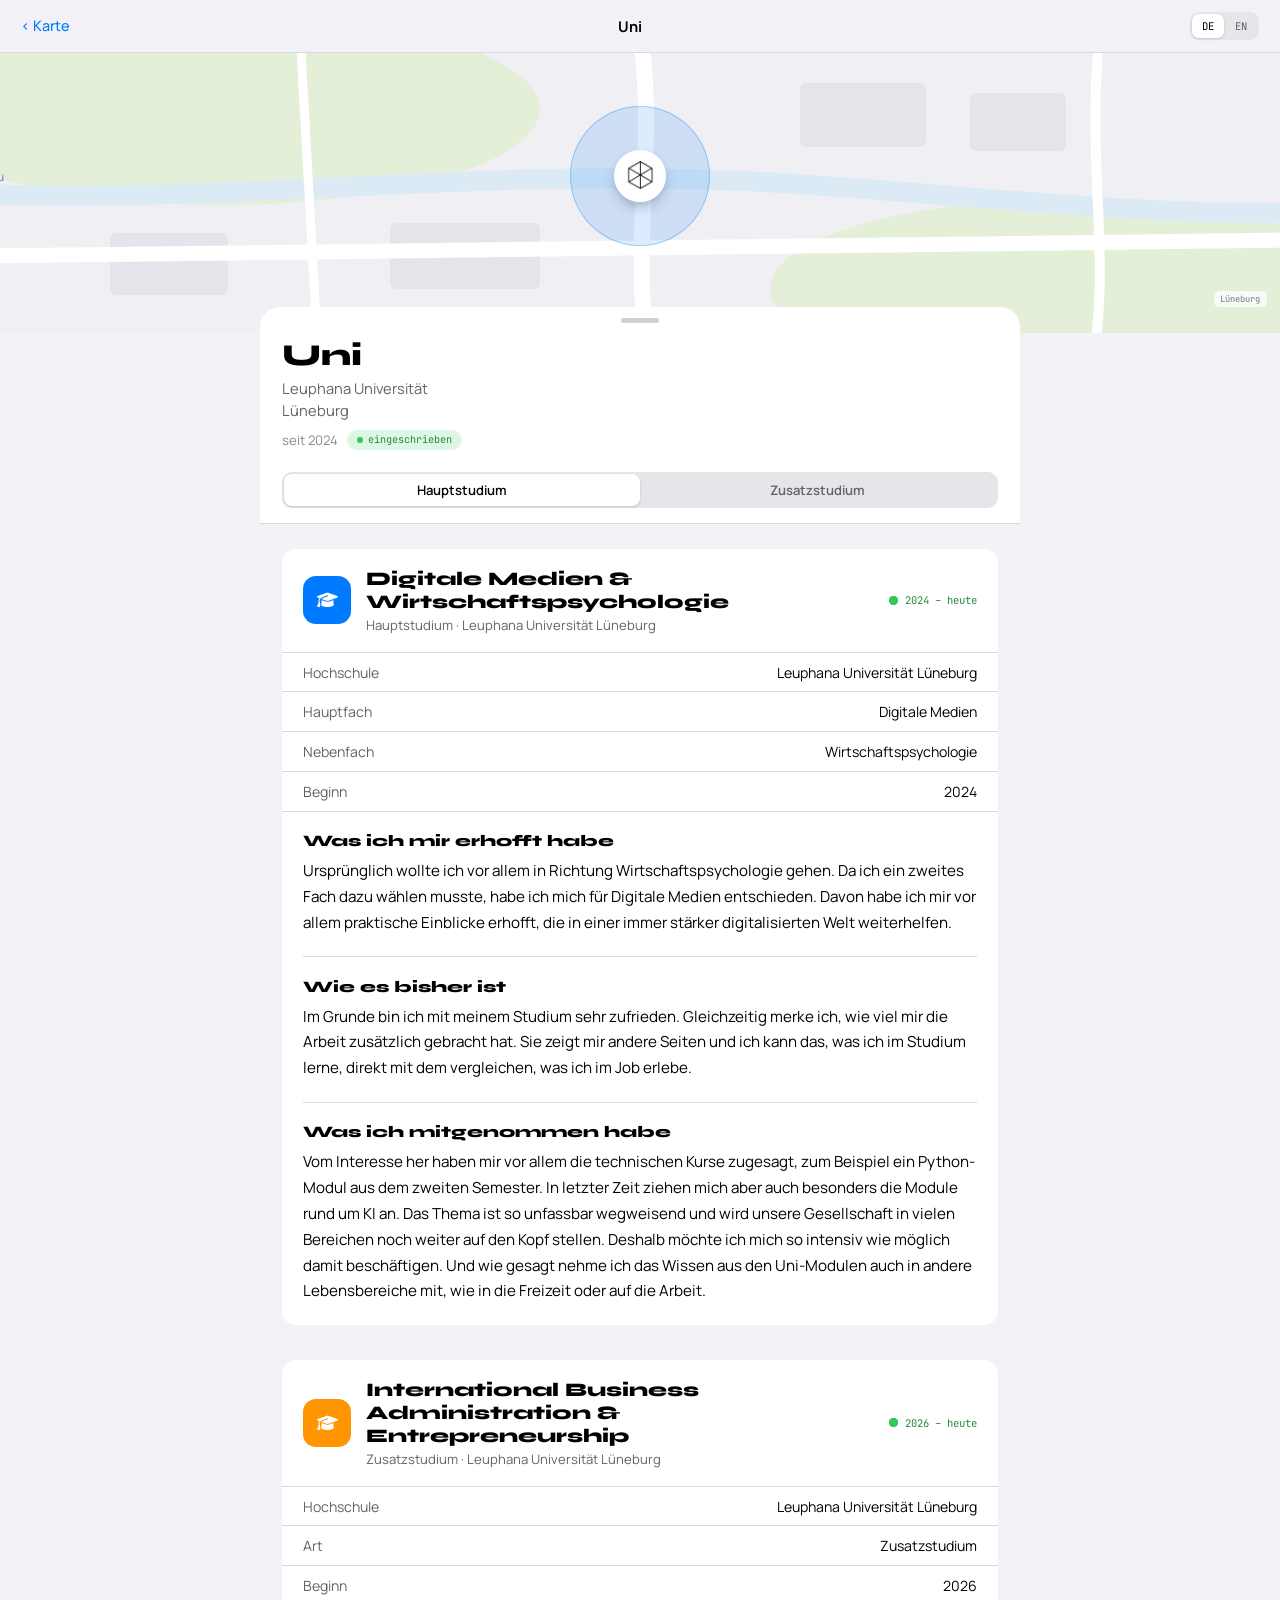
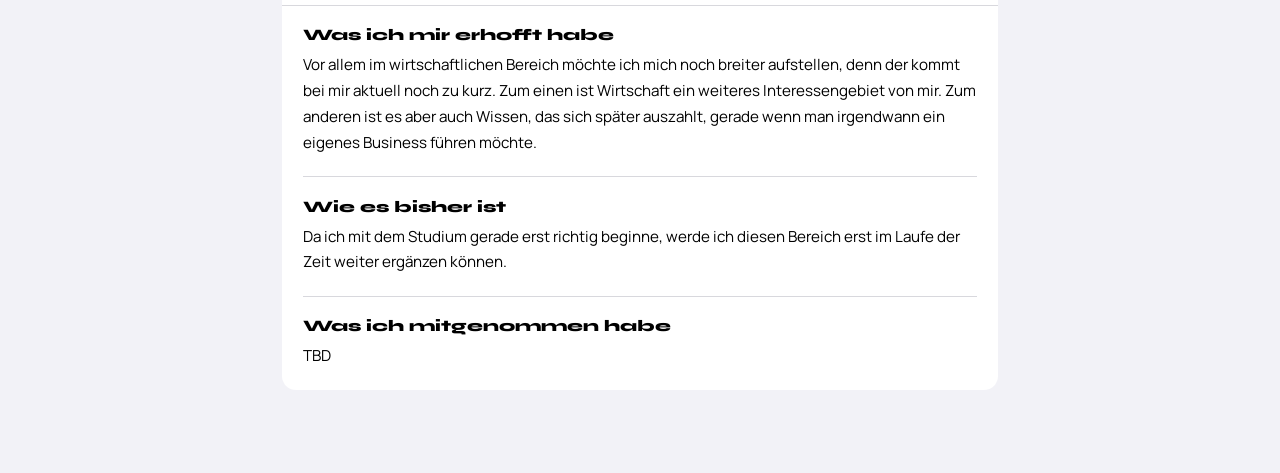
<file: university.html>
<!DOCTYPE html>
<html lang="de">
<head>
    <meta charset="UTF-8">
    <meta name="viewport" content="width=device-width, initial-scale=1.0">
    <title data-text="uni.pageTitle">Uni – Titus Richter</title>
    <meta name="description" content="Das Studium von Titus Richter an der Leuphana Universität Lüneburg.">

    <link rel="stylesheet" href="https://fonts.googleapis.com/css2?family=Syne:wght@800&family=Manrope:wght@400;500;600;700&family=JetBrains+Mono:wght@400;500;700&display=swap">
    <link rel="stylesheet" href="https://cdnjs.cloudflare.com/ajax/libs/font-awesome/6.5.0/css/all.min.css">
    <link rel="stylesheet" href="styles.css">
</head>
<body>

    <header class="navbar">
        <a class="back-link" href="index.html" data-text="nav.backToMap">‹ Karte</a>
        <span class="navbar-title" data-text="uni.title">Uni</span>
        <div class="segment">
            <button class="lang-button active" type="button" data-lang="de">DE</button>
            <button class="lang-button" type="button" data-lang="en">EN</button>
        </div>
    </header>

    <div class="map-strip">
        <!-- map drawing again -->
        <svg viewBox="0 0 1440 280" preserveAspectRatio="xMidYMid slice">
            <rect width="1440" height="280" fill="#efeff4"/>
            <ellipse cx="300" cy="56" rx="320" ry="96" fill="#e4efd8"/>
            <ellipse cx="1150" cy="236" rx="300" ry="90" fill="#e4efd8"/>
            <path d="M-20,136 C280,160 540,110 860,130 C1080,144 1250,168 1460,158" stroke="#dceaf6" stroke-width="20" fill="none"/>
            <g fill="#e4e4ea">
                <rect x="470" y="170" width="150" height="66" rx="6"/>
                <rect x="880" y="30" width="126" height="64" rx="6"/>
                <rect x="1050" y="40" width="96" height="58" rx="6"/>
                <rect x="190" y="180" width="118" height="62" rx="6"/>
            </g>
            <g stroke="#ffffff" fill="none" stroke-linecap="round">
                <path d="M-20,204 L1460,186" stroke-width="15"/>
                <path d="M720,-20 C738,100 708,200 730,300" stroke-width="16"/>
                <path d="M1180,-20 C1166,100 1190,200 1174,300" stroke-width="10"/>
                <path d="M380,-20 L398,300" stroke-width="9"/>
            </g>
            <text x="40" y="128" font-family="Manrope" font-size="12" fill="#5b87ad">Ilmenau</text>
        </svg>
        <span class="map-source" data-text="uni.mapSource">Lüneburg</span>
        <div class="location">
            <span class="location-area"></span>
            <span class="location-pulse"></span>
            <span class="location-pulse delayed"></span>
            <span class="location-dot"><img src="images/places/leuphana.png" alt="Leuphana Universität Lüneburg"></span>
        </div>
    </div>

    <div class="sheet">
        <div class="grip"></div>
        <h1 data-text="uni.title">Uni</h1>
        <p class="address" data-text="uni.address">Leuphana Universität<br>Lüneburg</p>
        <div class="meta">
            <span data-text="uni.since">seit 2024</span>
            <span class="pill" data-text="uni.status">eingeschrieben</span>
        </div>
    </div>

    <!-- Anchor links -->
    <div class="tabs">
        <nav>
            <a class="tab active" href="#digitale-medien" data-text="uni.main">Hauptstudium</a>
            <a class="tab" href="#ibae" data-text="uni.additional">Zusatzstudium</a>
        </nav>
    </div>

    <main class="content">

        <!-- ===================== Main degree ===================== -->
        <section id="digitale-medien">
            <div class="card study">
                <div class="study-header">
                    <span class="study-icon bg-blue"><i class="fa-solid fa-graduation-cap"></i></span>
                    <div>
                        <h2 data-text="uni.mainName">Digitale Medien &amp; Wirtschaftspsychologie</h2>
                        <span class="study-type" data-text="uni.mainType">Hauptstudium · Leuphana Universität Lüneburg</span>
                    </div>
                    <!-- live-dot = the green dot with the pulse coming from the CSS (::after) -->
                    <span class="study-date"><span class="live-dot"></span><span data-text="about.since2024">2024 – heute</span></span>
                </div>

                <!-- For each row: label on the left, value on the right (view CSS)-->
                <div class="facts">
                    <div class="fact"><span data-text="uni.university">Hochschule</span><span>Leuphana Universität Lüneburg</span></div>
                    <div class="fact"><span data-text="uni.major">Hauptfach</span><span data-text="uni.majorName">Digitale Medien</span></div>
                    <div class="fact"><span data-text="uni.minor">Nebenfach</span><span data-text="uni.minorName">Wirtschaftspsychologie</span></div>
                    <div class="fact"><span data-text="uni.start">Beginn</span><span>2024</span></div>
                </div>

                <div class="text-card">
                    <div class="text-block">
                        <h3 data-text="uni.hopedTitle">Was ich mir erhofft habe</h3>
                        <p data-text="uni.mainHoped">Ursprünglich wollte ich vor allem in Richtung Wirtschaftspsychologie gehen. Da ich ein zweites Fach dazu wählen musste, habe ich mich für Digitale Medien entschieden. Davon habe ich mir vor allem praktische Einblicke erhofft, die in einer immer stärker digitalisierten Welt weiterhelfen.</p>
                    </div>
                    <div class="text-block">
                        <h3 data-text="uni.soFarTitle">Wie es bisher ist</h3>
                        <p data-text="uni.mainSoFar">Im Grunde bin ich mit meinem Studium sehr zufrieden. Gleichzeitig merke ich, wie viel mir die Arbeit zusätzlich gebracht hat. Sie zeigt mir andere Seiten und ich kann das, was ich im Studium lerne, direkt mit dem vergleichen, was ich im Job erlebe.</p>
                    </div>
                    <div class="text-block">
                        <h3 data-text="uni.learnedTitle">Was ich mitgenommen habe</h3>
                        <p data-text="uni.mainLearned">Vom Interesse her haben mir vor allem die technischen Kurse zugesagt, zum Beispiel ein Python-Modul aus dem zweiten Semester. In letzter Zeit ziehen mich aber auch besonders die Module rund um KI an. Das Thema ist so unfassbar wegweisend und wird unsere Gesellschaft in vielen Bereichen noch weiter auf den Kopf stellen. Deshalb möchte ich mich so intensiv wie möglich damit beschäftigen. Und wie gesagt nehme ich das Wissen aus den Uni-Modulen auch in andere Lebensbereiche mit, wie in die Freizeit oder auf die Arbeit.</p>
                    </div>
                </div>
            </div>
        </section>


        <!-- ===================== Additional degree ===================== -->
        <section id="ibae">
            <div class="card study">
                <div class="study-header">
                    <span class="study-icon bg-orange"><i class="fa-solid fa-graduation-cap"></i></span>
                    <div>
                        <h2>International Business Administration &amp; Entrepreneurship</h2>
                        <span class="study-type" data-text="uni.additionalType">Zusatzstudium · Leuphana Universität Lüneburg</span>
                    </div>
                    <span class="study-date"><span class="live-dot"></span><span data-text="about.since2026">2026 – heute</span></span>
                </div>

                <div class="facts">
                    <div class="fact"><span data-text="uni.university">Hochschule</span><span>Leuphana Universität Lüneburg</span></div>
                    <div class="fact"><span data-text="uni.type">Art</span><span data-text="uni.additional">Zusatzstudium</span></div>
                    <div class="fact"><span data-text="uni.start">Beginn</span><span>2026</span></div>
                </div>

                <div class="text-card">
                    <div class="text-block">
                        <h3 data-text="uni.hopedTitle">Was ich mir erhofft habe</h3>
                        <p data-text="uni.additionalHoped">Vor allem im wirtschaftlichen Bereich möchte ich mich noch breiter aufstellen, denn der kommt bei mir aktuell noch zu kurz. Zum einen ist Wirtschaft ein weiteres Interessengebiet von mir. Zum anderen ist es aber auch Wissen, das sich später auszahlt, gerade wenn man irgendwann ein eigenes Business führen möchte.</p>
                    </div>
                    <div class="text-block">
                        <h3 data-text="uni.soFarTitle">Wie es bisher ist</h3>
                        <p data-text="uni.additionalSoFar">Da ich mit dem Studium gerade erst richtig beginne, werde ich diesen Bereich erst im Laufe der Zeit weiter ergänzen können.</p>
                    </div>
                    <div class="text-block">
                        <h3 data-text="uni.learnedTitle">Was ich mitgenommen habe</h3>
                        <p data-text="uni.additionalLearned">TBD</p>
                    </div>
                </div>
            </div>
        </section>

    </main>

    <script src="script.js"></script>
</body>
</html>
</file>
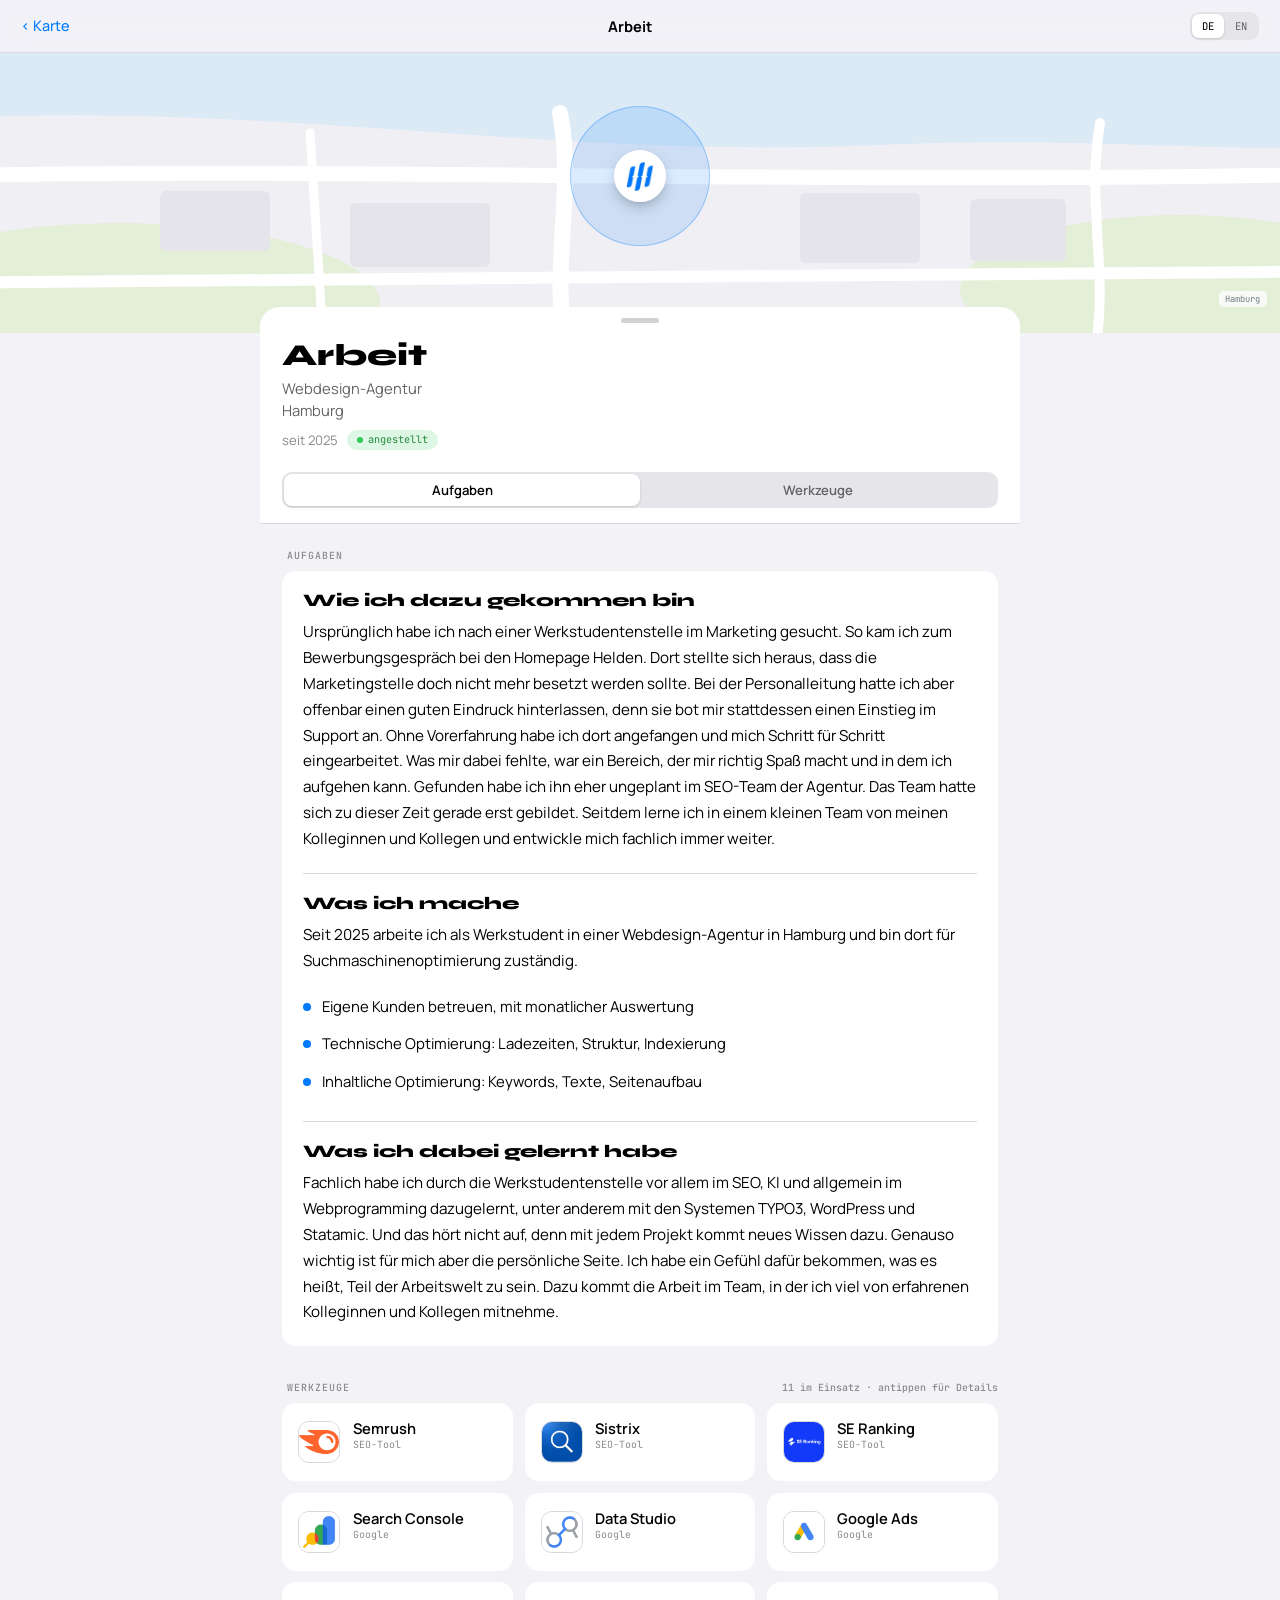
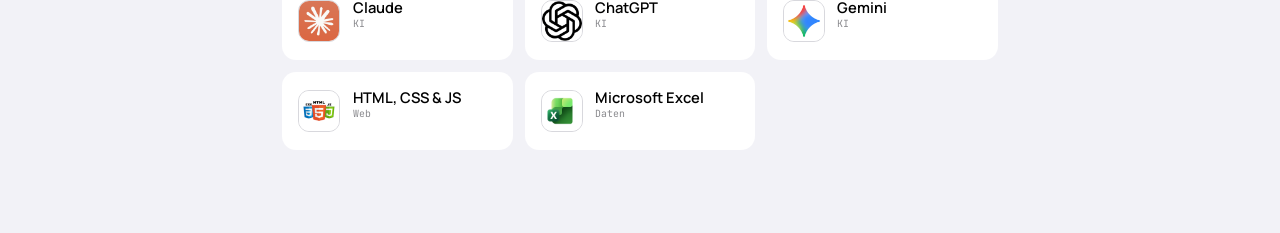
<file: working-student.html>
<!DOCTYPE html>
<html lang="de">
<head>
    <meta charset="UTF-8">
    <meta name="viewport" content="width=device-width, initial-scale=1.0">
    <title data-text="work.pageTitle">Arbeit – Titus Richter</title>
    <meta name="description" content="Titus Richter als Werkstudent für SEO in einer Webdesign-Agentur in Hamburg.">

    <link rel="stylesheet" href="https://fonts.googleapis.com/css2?family=Syne:wght@800&family=Manrope:wght@400;500;600;700&family=JetBrains+Mono:wght@400;500;700&display=swap">
    <link rel="stylesheet" href="https://cdnjs.cloudflare.com/ajax/libs/font-awesome/6.5.0/css/all.min.css">
    <link rel="stylesheet" href="styles.css">
</head>
<body>

    <header class="navbar">
        <a class="back-link" href="index.html" data-text="nav.backToMap">‹ Karte</a>
        <span class="navbar-title" data-text="work.title">Arbeit</span>
        <div class="segment">
            <button class="lang-button active" type="button" data-lang="de">DE</button>
            <button class="lang-button" type="button" data-lang="en">EN</button>
        </div>
    </header>

    <div class="map-strip">
        <!-- drawn map also here again -->
        <svg viewBox="0 0 1440 280" preserveAspectRatio="xMidYMid slice">
            <rect width="1440" height="280" fill="#efeff4"/>
            <path d="M-20,70 C300,40 620,108 960,92 C1180,82 1320,104 1460,90 L1460,-20 L-20,-20 Z" fill="#dceaf6"/>
            <ellipse cx="200" cy="250" rx="260" ry="80" fill="#e4efd8"/>
            <ellipse cx="1260" cy="236" rx="220" ry="74" fill="#e4efd8"/>
            <g fill="#e4e4ea">
                <rect x="430" y="150" width="140" height="64" rx="6"/>
                <rect x="880" y="140" width="120" height="70" rx="6"/>
                <rect x="1050" y="146" width="96" height="62" rx="6"/>
                <rect x="240" y="138" width="110" height="60" rx="6"/>
            </g>
            <g stroke="#ffffff" fill="none" stroke-linecap="round">
                <path d="M-20,124 C400,112 900,134 1460,120" stroke-width="15"/>
                <path d="M-20,230 L1460,218" stroke-width="12"/>
                <path d="M640,60 C656,140 628,220 648,300" stroke-width="16"/>
                <path d="M1180,70 C1166,150 1190,230 1174,300" stroke-width="10"/>
                <path d="M390,80 L404,300" stroke-width="9"/>
            </g>
            <text x="40" y="44" font-family="Manrope" font-size="12" fill="#5b87ad">Elbe</text>
        </svg>
        <span class="map-source" data-text="work.mapSource">Hamburg</span>
        <div class="location">
            <span class="location-area"></span>
            <span class="location-pulse"></span>
            <span class="location-pulse delayed"></span>
            <span class="location-dot"><img src="images/places/homepage-helden.png" alt="Homepage Helden"></span>
        </div>
    </div>

    <div class="sheet">
        <div class="grip"></div>
        <h1 data-text="work.title">Arbeit</h1>
        <p class="address" data-text="work.address">Webdesign-Agentur<br>Hamburg</p>
        <div class="meta">
            <span data-text="work.since">seit 2025</span>
            <span class="pill" data-text="work.status">angestellt</span>
        </div>
    </div>

    <!-- Anchor links -->
    <div class="tabs">
        <nav>
            <a class="tab active" href="#aufgaben" data-text="work.tasks">Aufgaben</a>
            <a class="tab" href="#werkzeuge" data-text="work.tools">Werkzeuge</a>
        </nav>
    </div>

    <main class="content">

        <!-- ===================== Tasks ===================== -->
        <section id="aufgaben">
            <h2 class="group-title"><span data-text="work.tasks">Aufgaben</span></h2>

            <div class="card text-card">
                <div class="text-block">
                    <h2 data-text="work.howTitle">Wie ich dazu gekommen bin</h2>
                    <p data-text="work.howText">Ursprünglich habe ich nach einer Werkstudentenstelle im Marketing gesucht. So kam ich zum Bewerbungsgespräch bei den Homepage Helden. Dort stellte sich heraus, dass die Marketingstelle doch nicht mehr besetzt werden sollte. Bei der Personalleitung hatte ich aber offenbar einen guten Eindruck hinterlassen, denn sie bot mir stattdessen einen Einstieg im Support an. Ohne Vorerfahrung habe ich dort angefangen und mich Schritt für Schritt eingearbeitet. Was mir dabei fehlte, war ein Bereich, der mir richtig Spaß macht und in dem ich aufgehen kann. Gefunden habe ich ihn eher ungeplant im SEO-Team der Agentur. Das Team hatte sich zu dieser Zeit gerade erst gebildet. Seitdem lerne ich in einem kleinen Team von meinen Kolleginnen und Kollegen und entwickle mich fachlich immer weiter.</p>
                </div>

                <div class="text-block">
                    <h2 data-text="work.whatTitle">Was ich mache</h2>
                    <!-- &shy; = soft hyphen: the long word may be hyphenated here if there isn't enough space -->
                    <p data-text="work.whatText">Seit 2025 arbeite ich als Werkstudent in einer Webdesign-Agentur in Hamburg und bin dort für Suchmaschinen&shy;optimierung zuständig.</p>
                    <ul class="task-list">
                        <li data-text="work.task1">Eigene Kunden betreuen, mit monatlicher Auswertung</li>
                        <li data-text="work.task2">Technische Optimierung: Ladezeiten, Struktur, Indexierung</li>
                        <li data-text="work.task3">Inhaltliche Optimierung: Keywords, Texte, Seitenaufbau</li>
                    </ul>
                </div>

                <div class="text-block">
                    <h2 data-text="work.learnedTitle">Was ich dabei gelernt habe</h2>
                    <p data-text="work.learnedText">Fachlich habe ich durch die Werkstudentenstelle vor allem im SEO, KI und allgemein im Webprogramming dazugelernt, unter anderem mit den Systemen TYPO3, WordPress und Statamic. Und das hört nicht auf, denn mit jedem Projekt kommt neues Wissen dazu. Genauso wichtig ist für mich aber die persönliche Seite. Ich habe ein Gefühl dafür bekommen, was es heißt, Teil der Arbeitswelt zu sein. Dazu kommt die Arbeit im Team, in der ich viel von erfahrenen Kolleginnen und Kollegen mitnehme.</p>
                </div>
            </div>
        </section>


        <!-- ===================== Tools ===================== -->
        <section id="werkzeuge">
            <h2 class="group-title">
                <span data-text="work.tools">Werkzeuge</span>
                <span data-text="work.toolsHint">11 im Einsatz · antippen für Details</span>
            </h2>

            <!-- Clicking a tool copies its name, category and hidden text into the popup -->
            <div class="tool-grid" id="tool-grid">

                <button class="tool" type="button">
                    <span class="glyph logo"><img src="images/tools/semrush.png" alt="Semrush"></span>
                    <span class="tool-body">
                        <span class="tool-name">Semrush</span>
                        <span class="tool-category" data-text="tools.seo">SEO-Tool</span>
                        <span class="tool-hint" data-text="tools.hint">Mehr erfahren ›</span>
                    </span>
                    <span class="tool-text" data-text="tools.semrush">Eines von zwei Tools für das Abfagen von SEO relevanten Daten wie Suchvolumen und Rankings. | Drittanbieter</span>
                </button>

                <!-- same structure -->
                <button class="tool" type="button">
                    <span class="glyph logo"><img src="images/tools/sistrix.png" alt="Sistrix"></span>
                    <span class="tool-body">
                        <span class="tool-name">Sistrix</span>
                        <span class="tool-category" data-text="tools.seo">SEO-Tool</span>
                        <span class="tool-hint" data-text="tools.hint">Mehr erfahren ›</span>
                    </span>
                    <span class="tool-text" data-text="tools.sistrix">Übersicht der wichtigsten SEO-Metriken für eine ausgewählte Website. | Drittanbieter</span>
                </button>

                <button class="tool" type="button">
                    <span class="glyph logo"><img src="images/tools/se-ranking.png" alt="SE Ranking"></span>
                    <span class="tool-body">
                        <span class="tool-name">SE Ranking</span>
                        <span class="tool-category" data-text="tools.seo">SEO-Tool</span>
                        <span class="tool-hint" data-text="tools.hint">Mehr erfahren ›</span>
                    </span>
                    <span class="tool-text" data-text="tools.seranking">Das zweite Tool für das Abfagen von SEO relevanten Daten wie Suchvolumen und Rankings. | Drittanbieter</span>
                </button>

                <!-- The “Google” category is once again without “data-text” because it is the same in both languages -->
                <button class="tool" type="button">
                    <span class="glyph logo"><img src="images/tools/search-console.png" alt="Google Search Console"></span>
                    <span class="tool-body">
                        <span class="tool-name">Search Console</span>
                        <span class="tool-category">Google</span>
                        <span class="tool-hint" data-text="tools.hint">Mehr erfahren ›</span>
                    </span>
                    <span class="tool-text" data-text="tools.searchconsole">Übersicht der wichtigsten SEO-Metriken für eine ausgewählte Website. | Direkt von Google selbst</span>
                </button>

                <button class="tool" type="button">
                    <span class="glyph logo"><img src="images/tools/data-studio.png" alt="Google Data Studio"></span>
                    <span class="tool-body">
                        <span class="tool-name">Data Studio</span>
                        <span class="tool-category">Google</span>
                        <span class="tool-hint" data-text="tools.hint">Mehr erfahren ›</span>
                    </span>
                    <span class="tool-text" data-text="tools.datastudio">Zum Erstellen von Monatsübersichten (To Do's oder Keyword Ranking Verläufe über API Schnittstelle, etc.)</span>
                </button>

                <button class="tool" type="button">
                    <span class="glyph logo"><img src="images/tools/google-ads.jpg" alt="Google Ads"></span>
                    <span class="tool-body">
                        <span class="tool-name">Google Ads</span>
                        <span class="tool-category">Google</span>
                        <span class="tool-hint" data-text="tools.hint">Mehr erfahren ›</span>
                    </span>
                    <span class="tool-text" data-text="tools.googleads">Vorerfahrung geringer als bei den anderen Tools. Lediglich im privaten an der Website vom Unternehmen meines Vaters getestet.</span>
                </button>

                <button class="tool" type="button">
                    <span class="glyph logo"><img src="images/tools/claude.png" alt="Claude"></span>
                    <span class="tool-body">
                        <span class="tool-name">Claude</span>
                        <span class="tool-category" data-text="tools.ai">KI</span>
                        <span class="tool-hint" data-text="tools.hint">Mehr erfahren ›</span>
                    </span>
                    <span class="tool-text" data-text="tools.claude">Claude ist die KI, die ich primär sowohl für den privaten- als auch für den Uni- und Arbeitskontext nutze und das schon seit einiger Zeit.</span>
                </button>

                <button class="tool" type="button">
                    <span class="glyph logo"><img src="images/tools/chatgpt.png" alt="ChatGPT"></span>
                    <span class="tool-body">
                        <span class="tool-name">ChatGPT</span>
                        <span class="tool-category" data-text="tools.ai">KI</span>
                        <span class="tool-hint" data-text="tools.hint">Mehr erfahren ›</span>
                    </span>
                    <span class="tool-text" data-text="tools.chatgpt">ChatGPT habe ich anfangs natürlich genutzt. Mittlerweile ist das durch Claude zurückgegangen. Wenn überhaupt für Bilder-Generierung.</span>
                </button>

                <button class="tool" type="button">
                    <span class="glyph logo"><img src="images/tools/gemini.webp" alt="Gemini"></span>
                    <span class="tool-body">
                        <span class="tool-name">Gemini</span>
                        <span class="tool-category" data-text="tools.ai">KI</span>
                        <span class="tool-hint" data-text="tools.hint">Mehr erfahren ›</span>
                    </span>
                    <span class="tool-text" data-text="tools.gemini">Auch Gemini nutze ich wenn überhaupt für Bilder-Generierung. Was jedoch vor allem für den Uni-Kontext noch durchaus positiv heraussticht ist NotebookLM.</span>
                </button>

                <button class="tool" type="button">
                    <span class="glyph logo"><img src="images/tools/html-css-js.png" alt="HTML, CSS and JavaScript"></span>
                    <span class="tool-body">
                        <span class="tool-name">HTML, CSS &amp; JS</span>
                        <span class="tool-category">Web</span>
                        <span class="tool-hint" data-text="tools.hint">Mehr erfahren ›</span>
                    </span>
                    <span class="tool-text" data-text="tools.web">Mit HTML, CSS &amp; JS bin ich ja im Grunde immer auf der Arbeit konfrontiert. Für mich als SEO reicht aber auch ein Grundverständnis bzw. vor allem das HTML Verständnis. Für CSS und andere Umsetzungen gibt es entsprechende zuständige Entwickler.]</span>
                </button>

                <button class="tool" type="button">
                    <span class="glyph logo"><img src="images/tools/excel.webp" alt="Microsoft Excel"></span>
                    <span class="tool-body">
                        <span class="tool-name">Microsoft Excel</span>
                        <span class="tool-category" data-text="tools.data">Daten</span>
                        <span class="tool-hint" data-text="tools.hint">Mehr erfahren ›</span>
                    </span>
                    <span class="tool-text" data-text="tools.excel">Auch Excel nutze ich im Arbeitskontext sehr viel. Hier bleibt es aber häufig bei den standard Anwendungsfällen.</span>
                </button>

            </div>
        </section>

    </main>


    <!-- there is one popup for all tools and the script.js fills it before opening -->
    <div class="display_text hideP" id="tool-popup">
        <div class="modal-box">
            <div class="grip"></div>
            <div class="modal-top">
                <span class="glyph large" id="tool-popup-glyph"></span>
                <div>
                    <h3 id="tool-popup-name"></h3>
                    <span class="tool-category" id="tool-popup-category"></span>
                </div>
                <button class="close-button" type="button" data-close aria-label="Schließen"><i class="fa-solid fa-xmark"></i></button>
            </div>
            <p id="tool-popup-text"></p>
        </div>
    </div>

    <script src="script.js"></script>
</body>
</html>
</file>
<file: styles.css>
/* =========================================================
   My design is inspired by Apple's "Find My" app.
   ========================================================= */


/* ---------- Variables ---------- */

/* :root as the highest element of the page (html).
   colors and fonts are defined once and then used later with var(--name) so that it keeps uniform on the whole page
   I asked Claude to take the colors straight from Apple (iOS). */
:root {
    --background: #f2f2f7;      /* light gray page background */
    --surface: #ffffff;         /* the white surfaces as the pop ups */
    --fill: #e5e5ea;            /* gray areas */
    --line: #d8d8dd;            /* for a dividing line */

    --text: #000000;            /* the normal text */
    --text-muted: #8a8a8e;      /* light gray text (for additional information) */
    --text-secondary: #636366;  /* other gray Text for addresses and locations for example*/

    --blue: #007aff;            /* iOS-blue: for the Links, and those active pulsing animations */
    --green: #34c759;           /* iOS-green: green text also needed for the status on the pop up and the pulse */
    --green-text: #248a3d;      /* green text also needed for the status on the pop up */
    --orange: #ff9500;
    --purple: #af52de;
    --gray: #8e8e93;            /* color for the previous positions listed on the resume */
    --dark: #1c1c1e;            /* a different black tone for the GitHub icon for example*/

    /* Fonts from Google Fonts */
    --font-display: "Syne", sans-serif;           /* big heading */
    --font-body: "Manrope", sans-serif;           /* body text */
    --font-mono: "JetBrains Mono", monospace;     /* small technical labels */
}


/* ---------- Base ---------- */

/* box-sizing: border-box = padding and border are included in the width calculation. Otherwise, an element with width: 100% plus padding will be wider than the available space. */
* {
    box-sizing: border-box;
}

/* Default settings for the entire page */
body {
    margin: 0;                              /* To remove the browser's default margin */
    font-family: var(--font-body);          /* Used variable from above */
    background-color: var(--background);
    color: var(--text);
}

/* Links use the text color of the parent element instead of the standard blue */
a {
    color: inherit;
}

/* hideP for the pop ups and as learned in our sessions. !important here necessary otherwise it would be overwritten */
.hideP {
    display: none !important;
}

/* Helper classes for icon background colors. */
.bg-blue      { background-color: var(--blue); }
.bg-green     { background-color: var(--green); }
.bg-orange    { background-color: var(--orange); }
.bg-purple    { background-color: var(--purple); }
.bg-gray      { background-color: var(--gray); }
.bg-dark      { background-color: var(--dark); }
.bg-linkedin  { background-color: #0a66c2; }   /* The official LinkedIn-blue */
.bg-instagram { background-color: #e1306c; }   /* The Instagram-pink */


/* =========================================================
   Shared components
   ========================================================= */

/* ---------- Language switch (segmented control) ---------- */

/* I wanted the DE/EN switch to look like an iOS segment switch, and Claude helped me with it  */
.segment {
    display: inline-flex;                   /* the box being no wider than its contents */
    background-color: var(--fill);
    border-radius: 9px;                     /* the rounded corners as learned */
    padding: 2px;
}

.lang-button {
    border: none;                           /* Remove the default frame from <button> */
    background: none;                       /* Remove “Standard Gray” from <button> */
    font-family: var(--font-mono);
    font-size: 0.66rem;                     /* rem = relative to the base font size (16px) */
    padding: 0.3rem 0.65rem;                /* top/bottom 0.3rem, left/right 0.65rem */
    border-radius: 7px;
    color: var(--text-secondary);
    cursor: pointer;                        /* Hand cursor effect when hovering over an element */
}

.lang-button.active {
    background-color: var(--surface);
    color: var(--text);
    box-shadow: 0 1px 3px rgba(0, 0, 0, 0.14);  
}


/* ---------- Status pill ---------- */

/* Styling of the green “pill” as in “reachable” or “employed” */
.pill {
    display: inline-flex;
    align-items: center;                  
    gap: 0.35rem;                    
    background-color: rgba(52, 199, 89, 0.16);   /* the green from --green, but with only 16% (0.16) opacity */
    color: var(--green-text);
    border-radius: 999px;                
    padding: 0.2rem 0.6rem;
    font-family: var(--font-mono);
    font-size: 0.64rem;
}

/* The green dot on the left in the pill */
.pill::before {
    content: "";
    width: 6px;
    height: 6px;
    border-radius: 50%;                     /* 50% = circle as learned in the sessions */
    background-color: var(--green);
}


/* ---------- Grip (the small bar on top of a sheet) ---------- */

/* The small gray bar at the top of the white pages, just like in iOS. Purely visual as already mentioned in the index file */
.grip {
    width: 38px;
    height: 5px;
    border-radius: 99px;
    background-color: #d1d1d6;
    margin: 0 auto 0.9rem;            
}


/* ---------- Round icons ---------- */

/* the round colored circles containing a Font Awesome icon. The color is applied from above via the bg classes */
.icon {
    flex: none;                             /* no shrinking in a flex row */
    width: 30px;
    height: 30px;
    border-radius: 50%;
    display: grid;                         
    place-items: center;                  
    color: #ffffff;                       
    font-size: 0.85rem;                   
}


/* ---------- Texts in tiles ---------- */

.tile-title {
    font-weight: 600;                      
    font-size: 0.9rem;
    line-height: 1.25;                     
}

.tile-text {
    color: var(--text-muted);
    font-size: 0.76rem;
}

.tile-body {
    flex: 1;                                /* takes up all the available space in the line */
    display: flex;
    flex-direction: column;                 /* for title and text being one below the other */
}


/* ---------- Location dot with pulsing ring ---------- */

/* I really wanted to include the “location marker” as a detail, just like in the “Find My app”: a blue (or green) circle with a light-colored area and two rings that spread out. So I asked Claude how to implement this one as well */
.location {
    position: absolute;             
    left: 50%;                             
    top: 44%;
    transform: translate(-50%, -50%);       
}

/* the light-colored area around the dot */
.location-area {
    position: absolute;
    left: 50%;
    top: 50%;
    width: 140px;
    height: 140px;
    margin: -70px 0 0 -70px;                /* half the width/height negative equals to centered (and seems to be a different method than translate) */
    border-radius: 50%;
    background-color: rgba(0, 122, 255, 0.14);
    border: 1px solid rgba(0, 122, 255, 0.3);
}

/* the ring that spreads out and fades */
.location-pulse {
    position: absolute;
    left: 50%;
    top: 50%;
    width: 52px;
    height: 52px;
    margin: -26px 0 0 -26px;
    border-radius: 50%;
    background-color: var(--blue);
    opacity: 0;                             /* it is invisible until the animation starts */
    animation: pulse 3.2s ease-out infinite;   /* Settings: Name, Duration, Progress, Endless */
}

/* The second ring with the same animation, starts 1.6s later */
.location-pulse.delayed {
    animation: pulse 3.2s ease-out 1.6s infinite;
}

/* the dot with the icon */
.location-dot {
    position: relative;                     /* is thus above the field and the rings */
    width: 52px;
    height: 52px;
    border-radius: 50%;
    border: 4px solid #ffffff;
    padding: 7px;
    background-color: #ffffff;
    display: grid;
    place-items: center;
    box-shadow: 0 6px 16px -5px rgba(0, 0, 0, 0.4);
}

/* the logo sits in the middle of the dot, just like in the circles on the map */
.location-dot img {
    width: 100%;
    height: 100%;
    object-fit: contain;
}

/* Green variant: If .green is applied to the parent element, the field and rings turn green. */
.green .location-area {
    background-color: rgba(52, 199, 89, 0.16);
    border-color: rgba(52, 199, 89, 0.32);
}

.green .location-pulse {
    background-color: var(--green);
}

/* The animation sequence */
@keyframes pulse {
    0%   { transform: scale(0.5); opacity: 0.38; }
    80%  { opacity: 0; }
    100% { transform: scale(3.1); opacity: 0; }
}


/* ---------- Profile photo ---------- */

.photo {
    position: relative;
    display: block;
    width: 60px;
    height: 60px;
    border-radius: 50%;
    border: 4px solid #ffffff;
    overflow: hidden;                       /* crops the image to a round shape */
    box-shadow: 0 6px 18px -5px rgba(0, 0, 0, 0.4), 0 0 0 3px var(--blue); 
    transition: transform 0.26s;            /* enlarge effect on hover */
}

.photo img {
    display: block;
    width: 100%;
    height: 100%;
    object-fit: cover;
}


/* =========================================================
   Sub pages
   ========================================================= */

/* ---------- Navigation bar ---------- */

.navbar {
    position: sticky;                  
    top: 0;
    z-index: 20;                            
    display: flex;
    align-items: center;
    gap: 0.7rem;
    padding: 0.75rem 1.3rem;
    background-color: rgba(242, 242, 247, 0.86);  
    backdrop-filter: blur(14px);           
    border-bottom: 1px solid var(--line);
}

/* "‹ Map" top left */
.back-link {
    color: var(--blue);
    text-decoration: none;                  /* Remove the underscore */
    font-size: 0.9rem;
    font-weight: 500;
}

/* the button that looks like a link ("‹ Map") shown in the pop ups */
.text-button {
    background: none;
    border: none;
    padding: 0;
    font-family: inherit;                   /* buttons usually have their own font */
    font-size: 0.88rem;
    font-weight: 500;
    color: var(--blue);
    cursor: pointer;
}

/* the title in the center of the bar */
.navbar-title {
    margin: 0 auto;                         
    font-weight: 700;
    font-size: 0.92rem;
}


/* ---------- Map strip on top ---------- */

.map-strip {
    position: relative;                     
    height: 280px;
    overflow: hidden;                       
}

.map-strip svg {
    position: absolute;
    top: 0;
    left: 0;
    width: 100%;
    height: 100%;
}

/* The small sign reading “Hamburg” / “Lüneburg” in the lower right corner */
.map-source {
    position: absolute;
    right: 0.8rem;
    bottom: 1.6rem;
    padding: 0.12rem 0.42rem;
    border-radius: 5px;
    background-color: rgba(255, 255, 255, 0.75);
    font-family: var(--font-mono);
    font-size: 0.55rem;
    color: #6f7b85;
}


/* ---------- Sheet with name and address ---------- */

/* The white sheet placed over the map (like the detail sheet in “Wo-Ist app”) */
.sheet {
    position: relative;
    z-index: 2;                             /* is located above the map*/
    max-width: 760px;                    
    margin: -26px auto 0;                 
    padding: 0.7rem 1.4rem 1.2rem;
    border-radius: 20px 20px 0 0;           /* only the top corners are rounded */
    background-color: var(--surface);
}

.sheet h1 {
    margin: 0 0 0.25rem;
    font-family: var(--font-display);
    font-weight: 800;
    font-size: 1.9rem;
}

/* the address under the title */
.address {
    margin: 0;
    color: var(--text-secondary);
    font-size: 0.92rem;
    line-height: 1.5;
}

/* The line with “since 2025” and the pill */
.meta {
    display: flex;
    flex-wrap: wrap;                    
    align-items: center;
    gap: 0.55rem;
    margin-top: 0.55rem;
    font-size: 0.82rem;
    color: var(--text-muted);
}

@media (max-width: 600px) {
    .sheet h1 {
        font-size: 1.6rem;
    }
}


/* ---------- Tabs ---------- */

/* jumps to the sections via anchors, as already noted in the index file */
.tabs {
    position: sticky;                  
    top: 53px;                              
    z-index: 15;
    max-width: 760px;
    margin: 0 auto;
    padding: 0.2rem 1.4rem 0.9rem;
    background-color: var(--surface);
    border-bottom: 1px solid var(--line);
}

.tabs nav {
    display: flex;
    padding: 2px;
    border-radius: 10px;
    background-color: var(--fill);
}

.tab {
    flex: 1;                                /* all tabs are the same width */
    padding: 0.45rem 0;
    border-radius: 8px;
    text-align: center;
    text-decoration: none;
    font-size: 0.82rem;
    font-weight: 600;
    color: var(--text-secondary);
}

.tab.active {
    background-color: var(--surface);
    color: var(--text);
    box-shadow: 0 1px 3px rgba(0, 0, 0, 0.14);
}


/* ---------- Content ---------- */

/* the middle column with the content */
.content {
    max-width: 760px;
    margin: 0 auto;
    padding: 1.6rem 1.4rem 3rem;
}

section {
    margin-bottom: 2.2rem;
    scroll-margin-top: 120px;             
}

.group-title {
    display: flex;
    justify-content: space-between;         
    margin: 0 0 0.55rem 0.3rem;
    font-family: var(--font-mono);
    font-weight: 500;
    font-size: 0.62rem;
    letter-spacing: 0.1em;                  
    text-transform: uppercase;              
    color: var(--text-muted);
}

.group-title span + span {
    text-transform: none;
    letter-spacing: 0;
}

.card {
    border-radius: 14px;
    background-color: var(--surface);
}


/* ---------- Text card ---------- */

.text-card {
    padding: 1.2rem 1.3rem 1.3rem;
}

.text-card h2,
.text-card h3 {
    margin: 0 0 0.5rem;
    font-family: var(--font-display);
    font-weight: 800;
}

.text-card h2 {
    font-size: 1.1rem;
}

.text-card h3 {
    font-size: 1rem;
}

.text-card p {
    margin: 0 0 0.9rem;
    font-size: 0.95rem;
    line-height: 1.7;
}

.text-card p:last-child {
    margin-bottom: 0;
}

.text-block + .text-block {
    margin-top: 1.3rem;
    padding-top: 1.2rem;
    border-top: 1px solid var(--line);
}


/* =========================================================
   About me
   ========================================================= */

/* ---------- Current status as a message ---------- */

.message {
    padding: 1rem 1.2rem 1.2rem;
}

.message-header {
    display: flex;
    align-items: center;
    gap: 0.65rem;
    margin-bottom: 0.8rem;
}

.message-avatar {
    flex: none;
    width: 34px;
    height: 34px;
    overflow: hidden;
    border-radius: 50%;
    box-shadow: 0 0 0 2px var(--blue);
}

.message-avatar img {
    display: block;
    width: 100%;
    height: 100%;
    object-fit: cover;
}

.message-name {
    font-weight: 700;
    font-size: 0.9rem;
}

.message-place {
    display: block;                         
    font-family: var(--font-mono);
    font-size: 0.6rem;
    color: var(--text-muted);
}

.message-date {
    margin-left: auto;                     
    font-family: var(--font-mono);
    font-size: 0.6rem;
    color: var(--text-muted);
}

.message p {
    margin: 0 0 0.85rem;
    font-size: 0.95rem;
    line-height: 1.7;
}

.message p:last-child {
    margin-bottom: 0;
}


/* ---------- CV timeline ---------- */

/* I wanted the resume to be laid out as a timeline: a dot on the left, text in the center, a date on the right, and a vertical line between them */
.timeline {
    padding: 0.4rem 1.1rem;
}

.station {
    position: relative;                    
    display: grid;                         
    grid-template-columns: 38px 1fr auto;   
    align-items: center;
    gap: 0.9rem;
    padding: 0.85rem 0;
}

.station::before {
    content: "";
    position: absolute;
    left: 18px;                            
    top: 0;
    bottom: 0;
    width: 2px;
    background-color: var(--fill);
}

.station:first-child::before {
    top: 50%;
}

.station:last-child::before {
    bottom: 50%;
}

.station-pin {
    position: relative;
    width: 38px;
    height: 38px;
}

.station-dot {
    position: relative;                     /* is above the pulse ring */
    width: 38px;
    height: 38px;
    border-radius: 50%;
    border: 3px solid #ffffff;
    display: grid;
    place-items: center;
    color: #ffffff;
    font-size: 0.78rem;
    box-shadow: 0 3px 10px -3px rgba(0, 0, 0, 0.3);
}

.station-pulse {
    position: absolute;
    left: 0;
    top: 0;
    width: 38px;
    height: 38px;
    border-radius: 50%;
    background-color: var(--green);
    opacity: 0;
    animation: pulse-small 3.2s ease-out infinite;
}

/* I didn't want the three stations to flash at the same time */
.station:nth-child(2) .station-pulse { animation: pulse-small 3.2s ease-out 1.05s infinite; }
.station:nth-child(3) .station-pulse { animation: pulse-small 3.2s ease-out 2.1s infinite; }

.station.current .station-dot {
    box-shadow: 0 0 0 5px rgba(52, 199, 89, 0.22), 0 3px 10px -3px rgba(0, 0, 0, 0.3);
}

@keyframes pulse-small {
    0%   { transform: scale(0.8); opacity: 0.45; }
    80%  { opacity: 0; }
    100% { transform: scale(2.1); opacity: 0; }
}

.station-title {
    display: block;
    font-weight: 600;
    font-size: 0.92rem;
}

.station-place {
    display: block;
    color: var(--text-secondary);
    font-size: 0.8rem;
}

.station-description {
    margin: 0.3rem 0 0;
    color: var(--text-muted);
    font-size: 0.8rem;
    line-height: 1.5;
}

.station-date {
    font-family: var(--font-mono);
    font-size: 0.64rem;
    color: var(--text-muted);
    white-space: nowrap;                    
}

/* the date for the current positions on my resume in green */
.station.current .station-date {
    color: var(--green-text);
}


/* ---------- Contact ---------- */

.contact-mail {
    display: flex;
    align-items: center;
    gap: 0.85rem;
    margin-bottom: 0.7rem;
    padding: 0.95rem 1rem;
    border-radius: 14px;
    background-color: var(--surface);
    text-decoration: none;
    transition: transform 0.2s;
}

.contact-grid {
    display: grid;
    grid-template-columns: 1fr 1fr 1fr;
    gap: 0.7rem;
}

.contact-tile {
    display: flex;
    flex-direction: column;
    gap: 0.55rem;
    padding: 0.95rem 1rem;
    border-radius: 14px;
    background-color: var(--surface);
    text-decoration: none;
    transition: transform 0.2s;
}

/* The tile rises 2px when you hover over it, just as we learned in the sessions and have applied ourselves. */
.contact-mail:hover,
.contact-tile:hover {
    transform: translateY(-2px);
}

/* refers to the right arrow in the email line */
.chevron {
    color: #c7c7cc;
}

@media (max-width: 600px) {
    .contact-grid {
        grid-template-columns: 1fr;
    }
}


/* =========================================================
   Popups (used on the working student page and the start page)
   ========================================================= */

.display_text {
    position: fixed;                        /* stays fixed in the window, even when scrolling */
    top: 0;                                 
    right: 0;
    bottom: 0;
    left: 0;
    z-index: 50;                            /* above all else */
    display: flex;
    align-items: center;                 
    justify-content: center;             
    padding: 1.4rem;
    background-color: rgba(0, 0, 0, 0.28);  
}

/* Animation so that the pop-up slides in from the bottom when opened */
@keyframes popup-in {
    from { transform: translateY(14px); opacity: 0; }
    to   { transform: translateY(0); opacity: 1; }
}

.close-button {
    flex: none;
    margin-left: auto;                     
    width: 29px;
    height: 29px;
    border: none;
    border-radius: 50%;
    background-color: var(--fill);
    color: var(--text-secondary);
    font-size: 0.85rem;
    cursor: pointer;
}

.close-button:hover {
    background-color: var(--line);
}


/* =========================================================
   Working student
   ========================================================= */

/* A list of tasks with blue dots that match the design, instead of the standard bullet points */
.task-list {
    list-style: none;                      
    margin: 0;
    padding: 0;
}

.task-list li {
    position: relative;                    
    padding: 0.45rem 0 0.45rem 1.2rem;     
    font-size: 0.93rem;
    line-height: 1.55;
}

.task-list li::before {
    content: "";
    position: absolute;
    left: 0;
    top: 0.95rem;
    width: 8px;
    height: 8px;
    border-radius: 50%;
    background-color: var(--blue);
}


/* ---------- Tool tiles ---------- */

.tool-grid {
    display: grid;
    grid-template-columns: repeat(auto-fill, minmax(210px, 1fr));
    gap: 0.7rem;
}

.tool {
    position: relative;
    z-index: 0;                            
    display: flex;
    align-items: center;
    gap: 0.8rem;
    width: 100%;
    padding: 0.95rem 1rem;
    border: none;
    background: none;
    font-family: inherit;
    color: inherit;
    text-align: left;                      
    cursor: pointer;
}

/* The white box is apparently a pseudo-element, so it can grow without making the text blurry */
.tool::before {
    content: "";
    position: absolute;
    top: 0;
    right: 0;
    bottom: 0;
    left: 0;
    z-index: -1;                           
    border-radius: 14px;
    border: 1px solid transparent;          
    background-color: var(--surface);
    transition: transform 0.2s, border-color 0.2s, box-shadow 0.2s;  
}

.tool:hover::before,
.tool:focus::before {
    transform: translateY(-3px) scale(1.04);
    border-color: var(--blue);
    box-shadow: 0 14px 26px -18px rgba(0, 122, 255, 0.7);
}

/* A colored square with an abbreviation (Se, GSC …) or an icon. You could also add the corresponding images here. I might get around to that in the future. */
.glyph {
    flex: none;
    width: 42px;
    height: 42px;
    border-radius: 11px;
    display: grid;
    place-items: center;
    color: #ffffff;
    font-family: var(--font-mono);
    font-weight: 700;
    font-size: 0.78rem;
    transition: opacity 0.2s;             
}

/* the tool tiles now show the original logos, so the square is white and the logo fills it */
.glyph.logo {
    background-color: #ffffff;
    border: 1px solid var(--line);
    overflow: hidden;
}

.glyph.logo img {
    width: 100%;
    height: 100%;
    object-fit: contain;
}

/* A bigger version in the pop up */
.glyph.large {
    width: 52px;
    height: 52px;
    border-radius: 13px;
    font-size: 0.9rem;
}

.tool-body {
    display: flex;
    flex-direction: column;
    transition: opacity 0.2s;
}

.tool-name {
    font-weight: 600;
    font-size: 0.92rem;
}

.tool-category {
    font-family: var(--font-mono);
    font-size: 0.62rem;
    color: var(--text-muted);
}

/* the “Learn More ›” effect only visible while hovering over it */
.tool-hint {
    font-size: 0.7rem;
    color: var(--blue);
    opacity: 0;
    transition: opacity 0.2s;
}

.tool:hover .tool-hint,
.tool:focus .tool-hint {
    opacity: 1;
}

/* I wanted the rest of the tiles to be dimmed while you're on a tile, so it's clearer which tile you're currently on... */
.tool-grid.dimmed .glyph,
.tool-grid.dimmed .tool-body {
    opacity: 0.4;
}

/* that's for the one being shown / hovered on */
.tool-grid.dimmed .tool:hover .glyph,
.tool-grid.dimmed .tool:hover .tool-body {
    opacity: 1;
}

/* Holds the description text, only shown inside the popup */
.tool-text {
    display: none;                          
}


/* ---------- Tool popup ---------- */

.modal-box {
    position: relative;
    width: 100%;
    max-width: 420px;
    padding: 0.7rem 1.3rem 1.4rem;
    border-radius: 20px;
    background-color: var(--surface);
    box-shadow: 0 30px 70px -30px rgba(0, 0, 0, 0.6);
    animation: popup-in 0.28s ease-out;     
}

.modal-top {
    display: flex;
    align-items: center;
    gap: 0.85rem;
    margin-bottom: 0.9rem;
}

.modal-box h3 {
    margin: 0;
    font-family: var(--font-display);
    font-weight: 800;
    font-size: 1.25rem;
}

.modal-box p {
    margin: 0;
    font-size: 0.93rem;
    line-height: 1.65;
}


/* =========================================================
   University
   ========================================================= */

/* the distance between the two program cards */
.study {
    margin-bottom: 0.9rem;
}

.study-header {
    display: flex;
    align-items: center;
    gap: 0.9rem;
    padding: 1.1rem 1.3rem;
}

.study-icon {
    flex: none;
    width: 48px;
    height: 48px;
    border-radius: 13px;
    display: grid;
    place-items: center;
    color: #ffffff;
    font-size: 1.05rem;
}

.study-header h2 {
    margin: 0;
    font-family: var(--font-display);
    font-weight: 800;
    font-size: 1.2rem;
    line-height: 1.2;
}

.study-type {
    display: block;
    margin-top: 0.2rem;
    color: var(--text-secondary);
    font-size: 0.82rem;
}

.study-date {
    display: flex;
    align-items: center;
    gap: 0.45rem;
    margin-left: auto;
    font-family: var(--font-mono);
    font-size: 0.66rem;
    color: var(--green-text);
    white-space: nowrap;
}

.live-dot {
    position: relative;
    width: 9px;
    height: 9px;
    border-radius: 50%;
    background-color: var(--green);
}

/* Just as the icons pulse in the CV, I wanted to represent that here using additional dots. */
.live-dot::after {
    content: "";
    position: absolute;
    top: 0;
    left: 0;
    width: 100%;
    height: 100%;
    border-radius: 50%;
    background-color: var(--green);
    animation: pulse-dot 2.4s ease-out infinite;
}

@keyframes pulse-dot {
    from { transform: scale(1); opacity: 0.5; }
    to   { transform: scale(3.2); opacity: 0; }
}

.facts {
    border-top: 1px solid var(--line);
}

.fact {
    display: flex;
    justify-content: space-between;
    gap: 1rem;
    padding: 0.62rem 1.3rem;
    border-bottom: 1px solid var(--line);
    font-size: 0.88rem;
}

.fact span:first-child {
    color: var(--text-secondary);
}

.fact span:last-child {
    text-align: right;
}

@media (max-width: 600px) {
    .study-header {
        flex-wrap: wrap;
    }

    .study-date {
        margin-left: 0;
    }
}


/* =========================================================
   Start page: the map
   ========================================================= */

/* One shouldn't be able to scroll on the home page, which is why it's set up that way */
.map-page {
    overflow: hidden;
}

.map {
    position: fixed;
    top: 0;
    right: 0;
    bottom: 0;
    left: 0;
}

/* One of Claude's SVG drawings as the background; it took a while at first to figure out what to do with Claude and come up with something good. */
.map-background {
    position: absolute;
    top: 0;
    left: 0;
    width: 100%;
    height: 100%;
}

/* "WHERE IS TITUS?" up left */
.map-question {
    position: absolute;
    left: 1.9rem;
    top: 1.6rem;
    z-index: 3;
    font-family: var(--font-mono);
    font-size: 0.68rem;
    letter-spacing: 0.12em;
    color: var(--text-secondary);
}

/* DE/EN up right */
.map-language {
    position: absolute;
    right: 1.9rem;
    top: 1.4rem;
    z-index: 3;
}

/* North arrow and scale at the bottom left and right: common rules ... */
.map-north,
.map-scale {
    position: absolute;
    bottom: 1.6rem;
    z-index: 3;
    font-family: var(--font-mono);
    font-size: 0.6rem;
    color: var(--text-muted);
}

/* what differs (positioning) */
.map-north {
    left: 1.9rem;
    text-align: center;
}

/* what differs (positioning) */
.map-scale {
    right: 1.9rem;
    text-align: right;
}

.map-scale::after {
    content: "";
    display: block;
    width: 70px;
    height: 5px;
    margin-top: 0.25rem;
    border: 1px solid var(--text-muted);
    border-top: none;
}


/* ---------- Places on the map ---------- */

.place {
    position: absolute;
    z-index: 4;
    transform: translate(-50%, -50%);       
    background: none;
    border: none;
    padding: 0;
    font-family: inherit;
    color: inherit;
    text-align: center;
    cursor: pointer;
}

/* location of the two towns on the map, expressed as a percentage */
#place-work {
    left: 24%;
    top: 30%;
}

#place-uni {
    left: 80%;
    top: 62%;
}

/* the round circles with icons */
.place-circle {
    display: grid;
    place-items: center;
    width: 44px;
    height: 44px;
    margin: 0 auto;
    border-radius: 50%;
    border: 3px solid #ffffff;
    padding: 6px;
    background-color: #ffffff;
    box-shadow: 0 4px 12px -3px rgba(0, 0, 0, 0.32);
    transition: transform 0.26s, box-shadow 0.22s;
}

/* the logo sits in the middle of the circle, the padding above keeps it off the edge */
.place-circle img {
    width: 100%;
    height: 100%;
    object-fit: contain;
}

/* on hover the circle grows and gets a thin blue ring around it */
.place:hover .place-circle,
.place:focus .place-circle {
    transform: scale(1.13);
    box-shadow: 0 0 0 2px var(--blue), 0 4px 12px -3px rgba(0, 0, 0, 0.32);
}

/* "[CITY]" small on top of the name */
.place-city {
    display: block;                         
    margin-top: 0.5rem;
    font-family: var(--font-mono);
    font-size: 0.57rem;
    letter-spacing: 0.1em;
    color: var(--text-muted);
}

.place-name {
    display: block;
    font-family: var(--font-display);
    font-weight: 800;
    font-size: 0.95rem;
}

/* ---------- Me in the middle ---------- */

.me {
    position: absolute;
    left: 52%;
    top: 46%;
    z-index: 5;
    transform: translate(-50%, -50%);
}

/* a larger field and larger rings than in .location */
.me .location-area {
    width: 186px;
    height: 186px;
    margin: -93px 0 0 -93px;
}

.me .location-pulse {
    width: 64px;
    height: 64px;
    margin: -32px 0 0 -32px;
}

/* the picture as a button */
.me-button {
    position: relative;
    display: block;
    background: none;
    border: none;
    padding: 0;
    cursor: pointer;
}

/* the picture gets 8% (1.08) bigger while hovering */
.me-button:hover .photo {
    transform: scale(1.08);
}

/* Name tag below the photo and, at the same time, the <h1> of the home page */
.me-label {
    position: absolute;
    left: 50%;
    top: calc(100% + 13px);                 
    transform: translateX(-50%);           
    margin: 0;
    white-space: nowrap;
}

.me-label button {
    display: flex;
    align-items: center;
    gap: 0.5rem;
    background-color: var(--surface);
    border: none;
    border-radius: 999px;
    padding: 0.42rem 0.9rem;
    box-shadow: 0 6px 18px -12px rgba(0, 0, 0, 0.5);
    font-family: var(--font-mono);
    font-size: 0.66rem;
    font-weight: 400;                     
    color: var(--text);
    cursor: pointer;
}

/* the green dot in front of "Titus Richter · on the move" */
.me-label button::before {
    content: "";
    width: 7px;
    height: 7px;
    border-radius: 50%;
    background-color: var(--green);
}


/* ---------- Popup window with map ---------- */

.popup {
    width: 100%;
    max-width: 660px;
    overflow: hidden;                     
    border-radius: 18px;
    background-color: var(--background);
    box-shadow: 0 30px 70px -30px rgba(0, 0, 0, 0.6);
    animation: popup-in 0.28s ease-out;
}

.popup-header {
    display: flex;
    align-items: center;
    padding: 0.75rem 1.2rem;
    border-bottom: 1px solid var(--line);
}

.popup .map-strip {
    height: 210px;
}

.popup .location {
    top: 50%;
}

/* a smaller white sheet, as all those smaller than the ones used for the subpages */
.popup-sheet {
    position: relative;
    margin-top: -16px;
    padding: 0.65rem 1.3rem 1.4rem;
    border-radius: 18px 18px 0 0;
    background-color: var(--surface);
}

.popup-top {
    display: flex;
    align-items: flex-start;
    gap: 1rem;
}

.popup-top h2 {
    margin: 0 0 0.25rem;
    font-family: var(--font-display);
    font-weight: 800;
    font-size: 1.4rem;
}


/* ---------- Tiles in the popup ---------- */

.tiles {
    display: grid;
    grid-template-columns: 1fr 1fr;
    gap: 0.7rem;
    margin-top: 1.1rem;
}

.tile {
    display: flex;
    flex-direction: column;
    gap: 0.55rem;
    padding: 0.95rem 1rem;
    border-radius: 12px;
    background-color: var(--background);
    text-decoration: none;
    transition: background-color 0.2s, transform 0.2s;
}

.tile:hover {
    background-color: var(--fill);
    transform: translateY(-2px);
}

.tile.wide {
    flex-direction: row;
    align-items: center;
    gap: 0.85rem;
    margin-top: 0.7rem;
}


/* ---------- Switch ---------- */

/* the green iOS switch, as mentioned this is just decoration and has no function */
.switch {
    flex: none;
    position: relative;
    width: 46px;
    height: 28px;
    border-radius: 99px;
    background-color: var(--green);
}

/* the white button on the right side of the switch */
.switch::after {
    content: "";
    position: absolute;
    top: 2px;
    right: 2px;
    width: 24px;
    height: 24px;
    border-radius: 50%;
    background-color: #ffffff;
    box-shadow: 0 1px 3px rgba(0, 0, 0, 0.3);
}

/* Popups on small screens (phones); this problem showed up after testing it live on my iphone: the popup starts now at the top and can be scrolled,
   the map and the spacing get smaller and the tiles stay next to each other */
@media (max-width: 600px) {
    .display_text {
        align-items: flex-start;
        padding: 0.8rem;
        overflow-y: auto;
    }

    .popup .map-strip {
        height: 130px;
    }

    .popup-sheet {
        padding: 0.6rem 1rem 1rem;
    }

    .popup-top h2 {
        font-size: 1.2rem;
    }

    .tiles {
        gap: 0.5rem;
        margin-top: 0.8rem;
    }

    .tile {
        padding: 0.75rem;
        gap: 0.4rem;
    }

    .tile.wide {
        margin-top: 0.5rem;
    }
}
</file>
